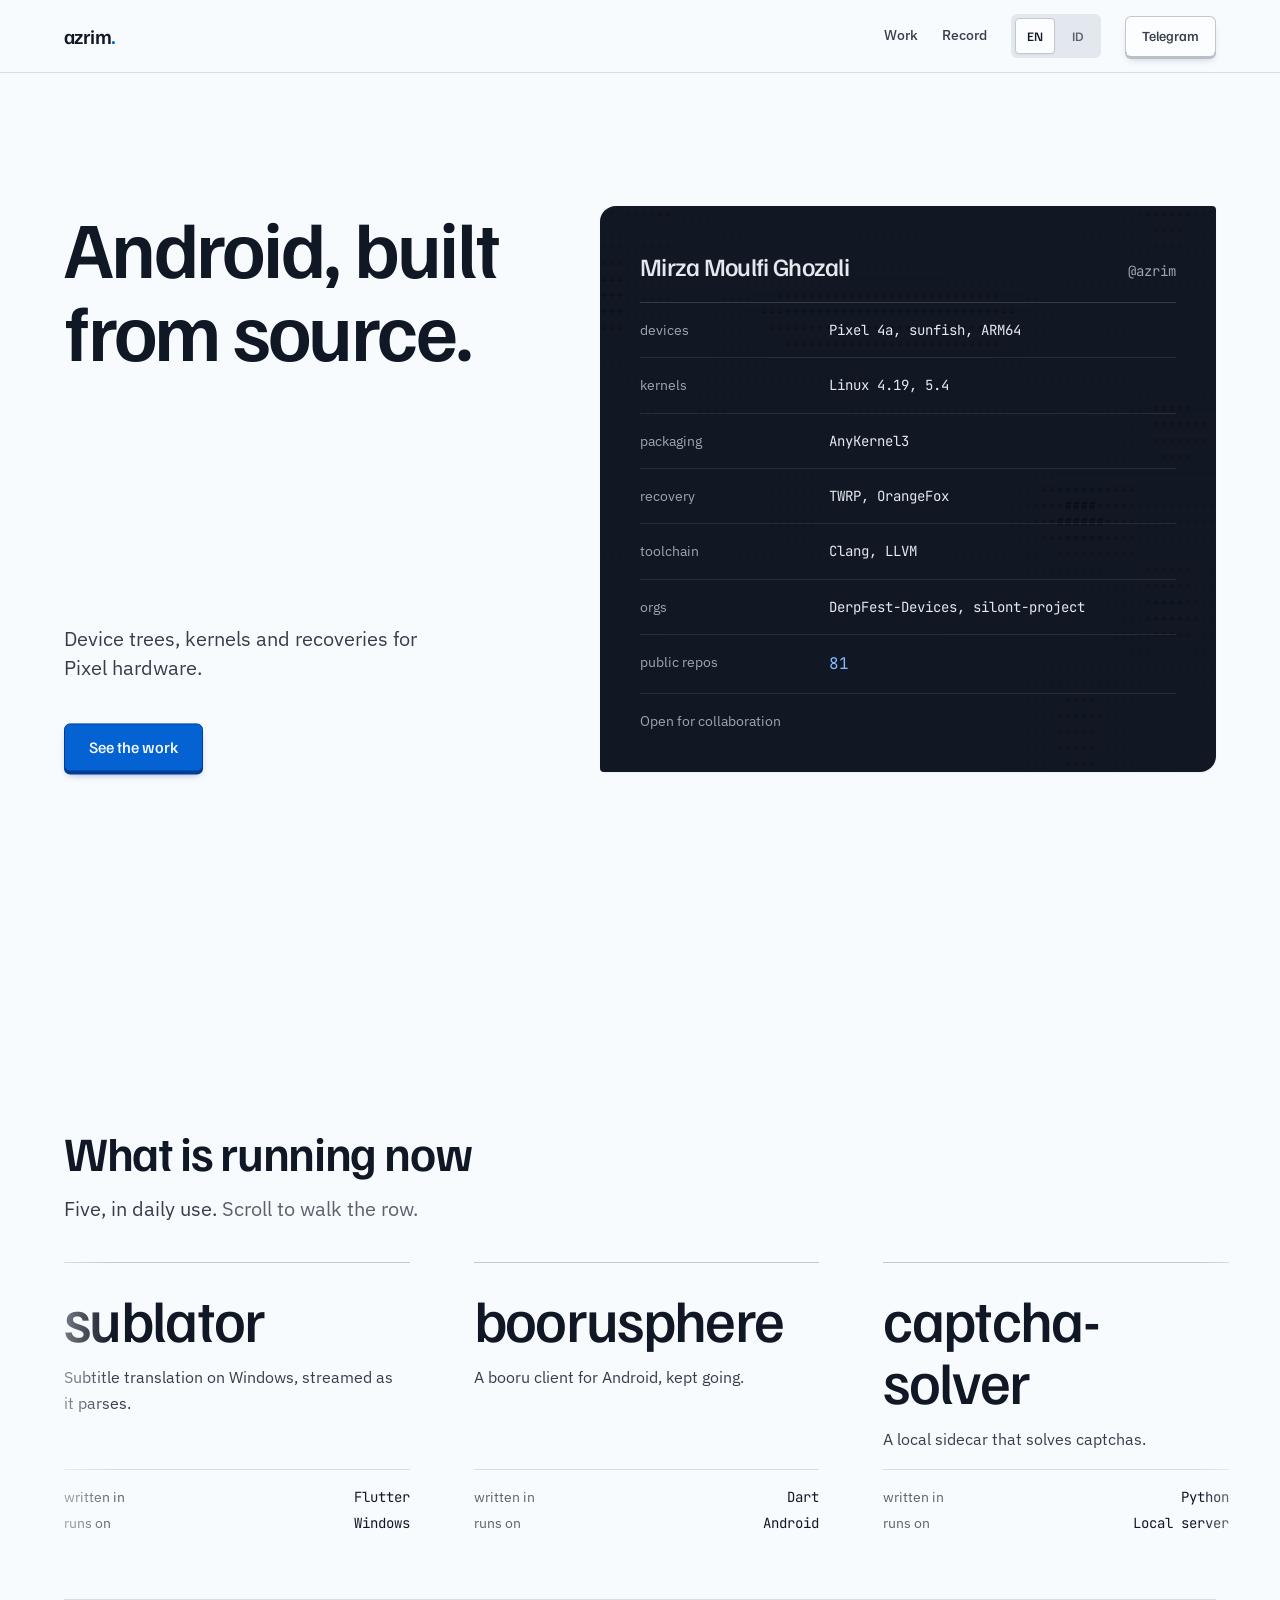
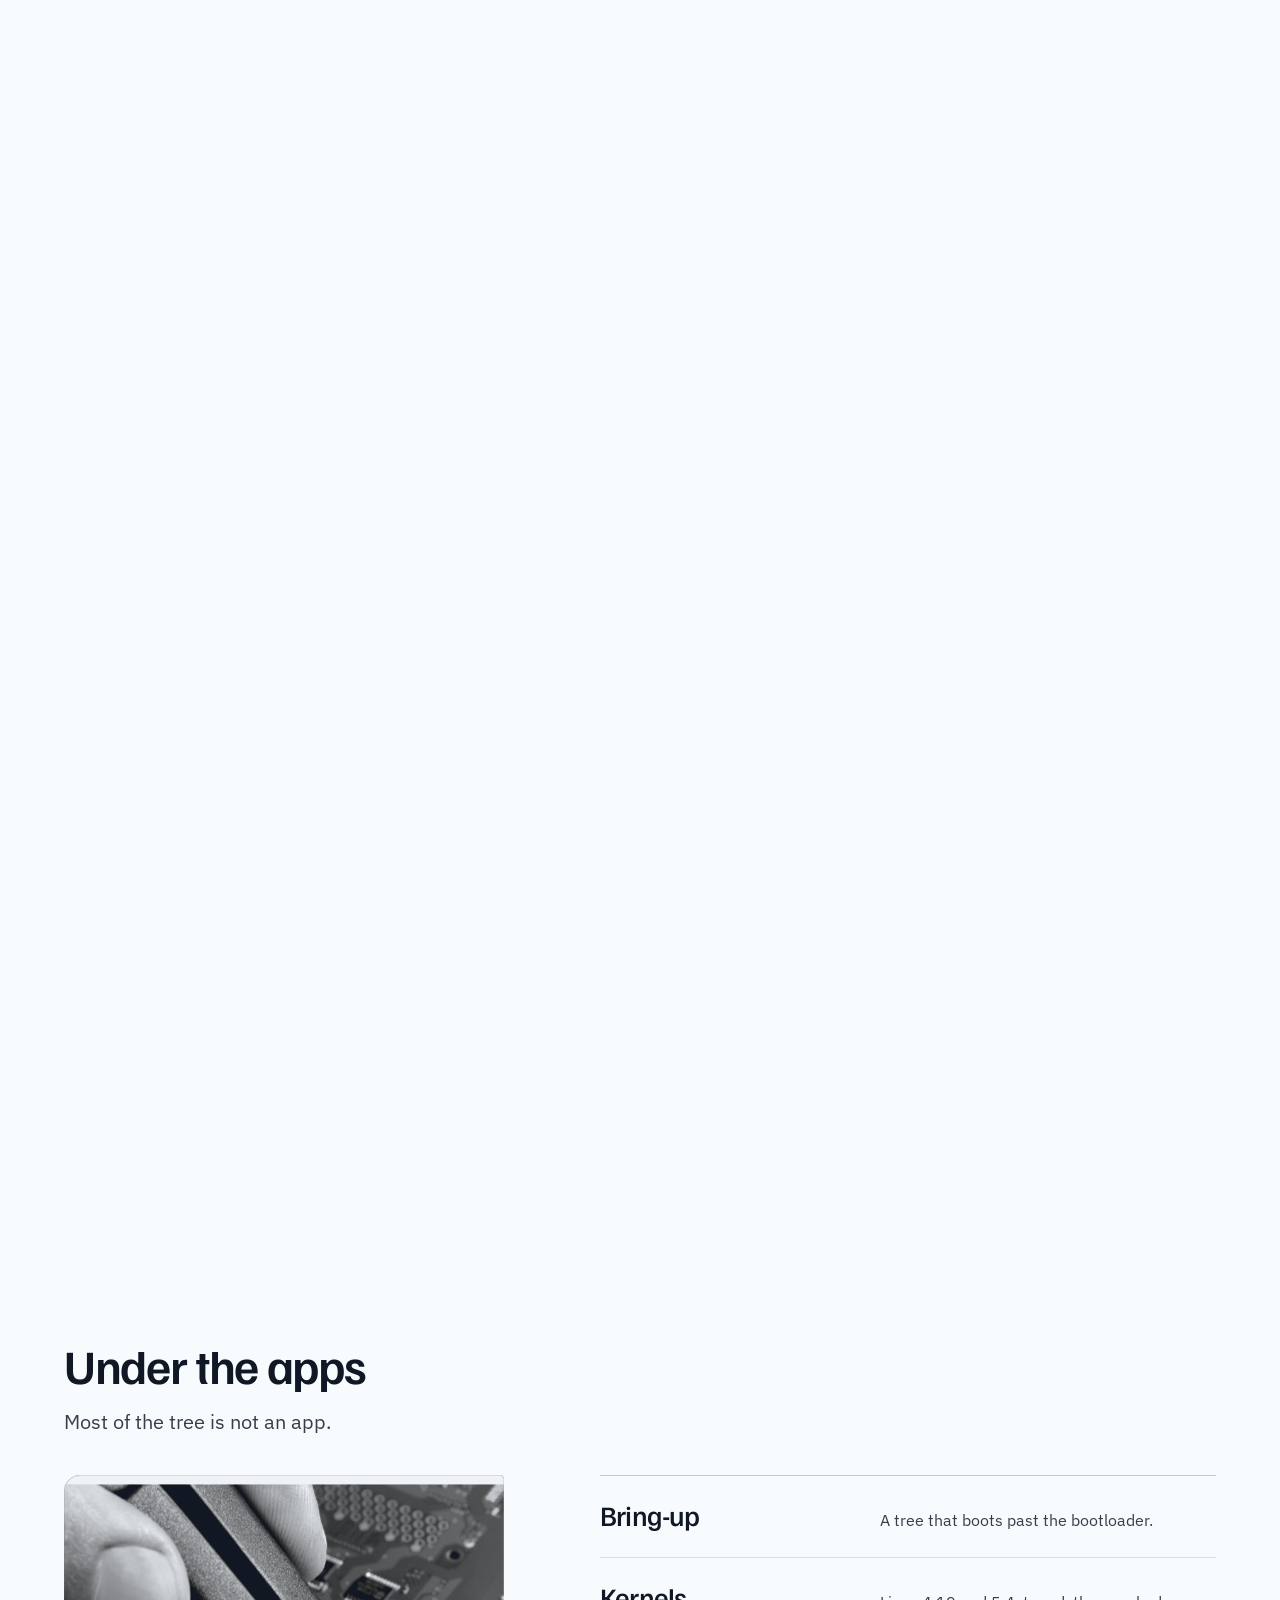
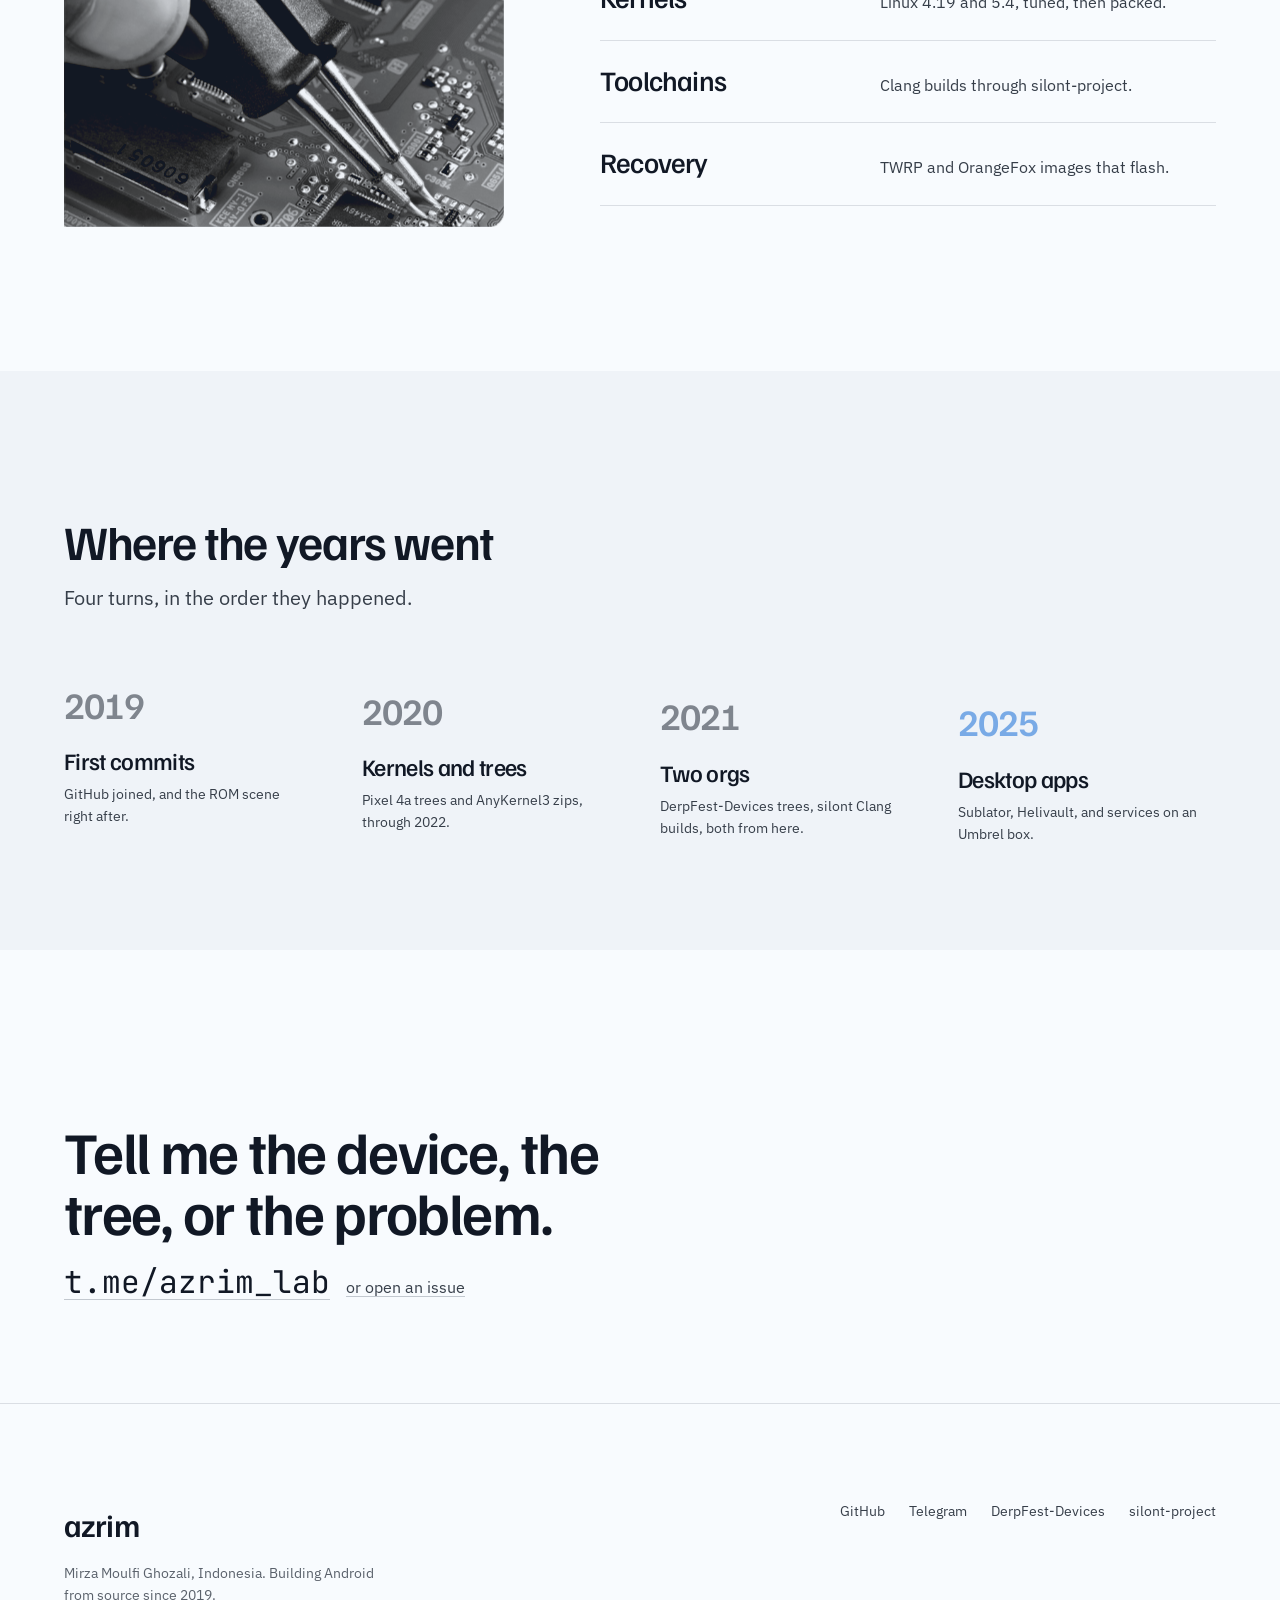
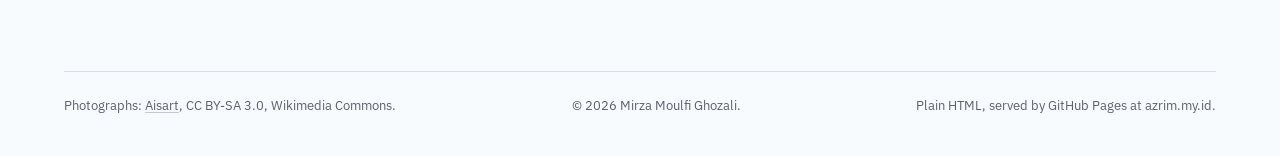
<file: index.html>
<!DOCTYPE html>
<html lang="en">
<head>
<meta charset="utf-8" />
<meta name="viewport" content="width=device-width, initial-scale=1" />
<title>Mirza Moulfi Ghozali builds Android from source</title>
<meta name="description" content="Device trees, kernels, recoveries and desktop tools by Mirza Moulfi Ghozali, published openly on GitHub since 2019." />
<meta name="theme-color" content="#f7fafc" />
<link rel="canonical" href="https://azrim.my.id/" />
<meta property="og:title" content="Mirza Moulfi Ghozali builds Android from source" />
<meta property="og:description" content="Device trees, kernels, recoveries and desktop tools, published openly on GitHub since 2019." />
<meta property="og:type" content="website" />
<meta property="og:url" content="https://azrim.my.id/" />
<meta name="twitter:card" content="summary" />
<link rel="icon" href="data:," />

<link rel="stylesheet" href="styles.css" />

<script>
  document.documentElement.classList.add('js');
  (function () {
    try {
      var lang = localStorage.getItem('azrim-lang');
      if (lang === 'id' || lang === 'en') document.documentElement.lang = lang;
    } catch (e) {}
  })();
</script>

<script type="application/ld+json">
{
  "@context": "https://schema.org",
  "@type": "Person",
  "name": "Mirza Moulfi Ghozali",
  "alternateName": "azrim",
  "url": "https://azrim.my.id/",
  "sameAs": ["https://github.com/azrim", "https://t.me/azrim_lab"],
  "jobTitle": "Android and systems engineer"
}
</script>
</head>
<body>
<a class="skip" href="#main">Skip to the content</a>

<header class="site-head">
  <div class="container head-row">
    <a class="wordmark" href="#top" aria-label="azrim, back to the top">azrim<span class="wordmark-dot">.</span></a>
    <nav class="head-nav" aria-label="Pages">
      <a href="#work">Work</a>
      <a href="#record">Record</a>
      <div class="lang" role="group" aria-label="Language">
        <button type="button" class="lang-key" data-lang-choice="en" aria-pressed="true">EN</button>
        <button type="button" class="lang-key" data-lang-choice="id" aria-pressed="false">ID</button>
      </div>
      <a class="key key-sm" href="https://t.me/azrim_lab">Telegram</a>
    </nav>
  </div>
</header>

<main id="main">
  <section class="hero" id="top" aria-labelledby="hero-title">
    <div class="container hero-grid">
      <div class="hero-copy">
        <h1 id="hero-title">
          <span class="l-en">Android, built from source.</span>
          <span class="l-id">Android, dibangun dari kode sumber.</span>
        </h1>
        <div class="hero-base">
          <p class="lead">
          <span class="l-en">Device trees, kernels and recoveries for Pixel hardware.</span>
          <span class="l-id">Device tree, kernel, dan recovery untuk perangkat Pixel.</span>
          </p>
          <div class="hero-actions">
          <a class="key key-primary" href="#work">
            <span class="l-en">See the work</span>
            <span class="l-id">Lihat karyanya</span>
          </a>
          </div>
        </div>
      </div>

      <div class="card-wrap">
      <figure class="card">
        <canvas class="card-field" id="card-field" aria-hidden="true"></canvas>
        <figcaption class="card-head">
          <span class="card-name">Mirza Moulfi Ghozali</span>
          <span class="card-handle">@azrim</span>
        </figcaption>
        <dl class="spec">
          <div class="spec-row">
            <dt>devices</dt>
            <dd>Pixel 4a, sunfish, ARM64</dd>
          </div>
          <div class="spec-row">
            <dt>kernels</dt>
            <dd>Linux 4.19, 5.4</dd>
          </div>
          <div class="spec-row">
            <dt>packaging</dt>
            <dd>AnyKernel3</dd>
          </div>
          <div class="spec-row">
            <dt>recovery</dt>
            <dd>TWRP, OrangeFox</dd>
          </div>
          <div class="spec-row">
            <dt>toolchain</dt>
            <dd>Clang, LLVM</dd>
          </div>
          <div class="spec-row">
            <dt>orgs</dt>
            <dd>DerpFest-Devices, silont-project</dd>
          </div>
          <div class="spec-row">
            <dt>public repos</dt>
            <dd><span class="figure">81</span></dd>
          </div>
        </dl>
        <p class="card-foot">
          <span class="l-en">Open for collaboration</span>
          <span class="l-id">Terbuka untuk kolaborasi</span>
        </p>
      </figure>
      </div>
    </div>
  </section>

  <section class="section rail" id="work" aria-labelledby="work-title">
    <div class="rail-sticky">
      <div class="container">
        <div class="head-block">
          <h2 id="work-title">
            <span class="l-en">What is running now</span>
            <span class="l-id">Yang berjalan sekarang</span>
          </h2>
          <p class="lead">
            <span class="l-en">Five, in daily use.<span class="hint"> Scroll to walk the row.</span></span>
            <span class="l-id">Lima, yang dipakai tiap hari.<span class="hint"> Gulir untuk menyusurinya.</span></span>
          </p>
        </div>

        <div class="rail-window">
          <ol class="rail-track">
            <li class="rail-card">
              <h3><a href="https://github.com/azrim/sublator">sublator</a></h3>
              <p>
                <span class="l-en">Subtitle translation on Windows, streamed as it parses.</span>
                <span class="l-id">Terjemahan subtitle di Windows, dialirkan saat diproses.</span>
              </p>
              <dl class="rail-facts">
                <div><dt>written in</dt><dd>Flutter</dd></div>
                <div><dt>runs on</dt><dd>Windows</dd></div>
              </dl>
            </li>
            <li class="rail-card">
              <h3><a href="https://github.com/azrim/boorusphere">boorusphere</a></h3>
              <p>
                <span class="l-en">A booru client for Android, kept going.</span>
                <span class="l-id">Klien booru untuk Android, tetap dirawat.</span>
              </p>
              <dl class="rail-facts">
                <div><dt>written in</dt><dd>Dart</dd></div>
                <div><dt>runs on</dt><dd>Android</dd></div>
              </dl>
            </li>
            <li class="rail-card">
              <h3><a href="https://github.com/azrim/captcha-solver">captcha-solver</a></h3>
              <p>
                <span class="l-en">A local sidecar that solves captchas.</span>
                <span class="l-id">Sidecar lokal pemecah captcha.</span>
              </p>
              <dl class="rail-facts">
                <div><dt>written in</dt><dd>Python</dd></div>
                <div><dt>runs on</dt><dd>Local server</dd></div>
              </dl>
            </li>
            <li class="rail-card">
              <h3><a href="https://github.com/azrim/email-vault-panel">email-vault-panel</a></h3>
              <p>
                <span class="l-en">Alias management for an Umbrel email vault.</span>
                <span class="l-id">Pengelola alias email vault di Umbrel.</span>
              </p>
              <dl class="rail-facts">
                <div><dt>written in</dt><dd>Python</dd></div>
                <div><dt>runs on</dt><dd>Umbrel</dd></div>
              </dl>
            </li>
            <li class="rail-card">
              <h3><a href="https://github.com/azrim/helivault-gate">helivault-gate</a></h3>
              <p>
                <span class="l-en">A portal for the Helivault contracts.</span>
                <span class="l-id">Portal untuk kontrak Helivault.</span>
              </p>
              <dl class="rail-facts">
                <div><dt>written in</dt><dd>TypeScript</dd></div>
                <div><dt>runs on</dt><dd>Vercel</dd></div>
              </dl>
            </li>
            <li class="rail-card rail-more">
              <h3>
                <a href="https://github.com/azrim?tab=repositories">
                  <span class="l-en">More on GitHub</span>
                  <span class="l-id">Lainnya di GitHub</span>
                </a>
              </h3>
              <p>
                <span class="l-en">Kernels, device trees and the tools around them.</span>
                <span class="l-id">Kernel, device tree, dan alat pendukungnya.</span>
              </p>
            </li>
          </ol>
        </div>

        <div class="rail-progress" aria-hidden="true"><span id="rail-bar"></span></div>
      </div>
    </div>
  </section>

  <section class="section" id="focus" aria-labelledby="focus-title">
    <div class="container">
      <div class="head-block">
        <h2 id="focus-title">
          <span class="l-en">Under the apps</span>
          <span class="l-id">Di balik aplikasi</span>
        </h2>
        <p class="lead">
          <span class="l-en">Most of the tree is not an app.</span>
          <span class="l-id">Sebagian besar pohon kerja bukan aplikasi.</span>
        </p>
      </div>

      <div class="split">
      <figure class="shot" data-slot="bench" data-alt="Your own bench, or the device the trees are for">
        <img src="assets/soldering-a-0805-1920.jpg" width="1920" height="1277" loading="lazy"
             alt="Tweezers placing a small part on a green circuit board, close up" />
      </figure>

      <ul class="rows">
        <li>
          <h3>Bring-up</h3>
          <p>
            <span class="l-en">A tree that boots past the bootloader.</span>
            <span class="l-id">Tree yang lolos dari bootloader.</span>
          </p>
        </li>
        <li>
          <h3>Kernels</h3>
          <p>
            <span class="l-en">Linux 4.19 and 5.4, tuned, then packed.</span>
            <span class="l-id">Linux 4.19 dan 5.4, disetel, lalu dikemas.</span>
          </p>
        </li>
        <li>
          <h3>Toolchains</h3>
          <p>
            <span class="l-en">Clang builds through silont-project.</span>
            <span class="l-id">Build Clang lewat silont-project.</span>
          </p>
        </li>
        <li>
          <h3>Recovery</h3>
          <p>
            <span class="l-en">TWRP and OrangeFox images that flash.</span>
            <span class="l-id">Image TWRP dan OrangeFox siap flash.</span>
          </p>
        </li>
      </ul>
      </div>
    </div>
  </section>

  <section class="section band" id="record" aria-labelledby="record-title">
    <div class="container">
      <div class="head-block">
        <h2 id="record-title">
          <span class="l-en">Where the years went</span>
          <span class="l-id">Ke mana tahun-tahun itu pergi</span>
        </h2>
        <p class="lead">
          <span class="l-en">Four turns, in the order they happened.</span>
          <span class="l-id">Empat babak, sesuai urutan kejadiannya.</span>
        </p>
      </div>

      <ol class="ruler">
        <li>
          <span class="year">2019</span>
          <h3>
            <span class="l-en">First commits</span>
            <span class="l-id">Komit pertama</span>
          </h3>
          <p>
            <span class="l-en">GitHub joined, and the ROM scene right after.</span>
            <span class="l-id">Mulai di GitHub, lalu langsung ke komunitas ROM.</span>
          </p>
        </li>
        <li>
          <span class="year">2020</span>
          <h3>
            <span class="l-en">Kernels and trees</span>
            <span class="l-id">Kernel dan device tree</span>
          </h3>
          <p>
            <span class="l-en">Pixel 4a trees and AnyKernel3 zips, through 2022.</span>
            <span class="l-id">Tree Pixel 4a dan zip AnyKernel3, sampai 2022.</span>
          </p>
        </li>
        <li>
          <span class="year">2021</span>
          <h3>
            <span class="l-en">Two orgs</span>
            <span class="l-id">Dua organisasi</span>
          </h3>
          <p>
            <span class="l-en">DerpFest-Devices trees, silont Clang builds, both from here.</span>
            <span class="l-id">Tree DerpFest-Devices dan build Clang silont, mulai dari sini.</span>
          </p>
        </li>
        <li class="now">
          <span class="year">2025</span>
          <h3>
            <span class="l-en">Desktop apps</span>
            <span class="l-id">Aplikasi desktop</span>
          </h3>
          <p>
            <span class="l-en">Sublator, Helivault, and services on an Umbrel box.</span>
            <span class="l-id">Sublator, Helivault, dan layanan di kotak Umbrel.</span>
          </p>
        </li>
      </ol>
    </div>
  </section>

  <section class="section close" id="contact" aria-labelledby="close-title">
    <div class="container">
      <h2 id="close-title">
        <span class="l-en">Tell me the device, the tree, or the problem.</span>
        <span class="l-id">Sebutkan perangkatnya, tree-nya, atau masalahnya.</span>
      </h2>
      <p class="close-row">
        <a class="address" href="https://t.me/azrim_lab">t.me/azrim_lab</a>
        <a class="close-link" href="https://github.com/azrim">
          <span class="l-en">or open an issue</span>
          <span class="l-id">atau buka issue</span>
        </a>
      </p>
    </div>
  </section>
</main>

<footer class="site-foot">
  <div class="container foot-grid">
    <div class="foot-id">
      <p class="foot-word">azrim</p>
      <p class="foot-line">
        <span class="l-en">Mirza Moulfi Ghozali, Indonesia. Building Android from source since 2019.</span>
        <span class="l-id">Mirza Moulfi Ghozali, Indonesia. Membangun Android dari kode sumber sejak 2019.</span>
      </p>
    </div>
    <ul class="foot-links" aria-label="Elsewhere">
      <li><a href="https://github.com/azrim">GitHub</a></li>
      <li><a href="https://t.me/azrim_lab">Telegram</a></li>
      <li><a href="https://github.com/DerpFest-Devices">DerpFest-Devices</a></li>
      <li><a href="https://github.com/silont-project">silont-project</a></li>
    </ul>
  </div>
  <div class="container">
    <p class="legal" data-credits>
      <span>Photographs: <a href="https://commons.wikimedia.org/wiki/File:Soldering_a_0805.jpg">Aisart</a>, CC BY-SA 3.0, Wikimedia Commons.</span>
      <span>&copy; <span id="year">2026</span> Mirza Moulfi Ghozali.</span>
      <span>Plain HTML, served by GitHub Pages at azrim.my.id.</span>
    </p>
  </div>
</footer>

<script src="script.js"></script>
<script>
  window.hallmarkSlots = (m) => { for (const [k, v] of Object.entries(m)) { const s = document.querySelector('[data-slot="' + k + '"]'); if (!s) continue; const im = new Image(); im.src = typeof v === 'string' ? v : v.src; im.alt = (typeof v === 'object' && v.alt) || s.dataset.alt || ''; s.querySelectorAll(':scope > img').forEach((o) => o.remove()); s.prepend(im); } };
  document.querySelectorAll('[data-slot] img').forEach((i) => { if (i.complete && !i.naturalWidth) i.remove(); else i.addEventListener('error', () => i.remove(), { once: true }); });
</script>
</body>
</html>
</file>
<file: styles.css>
/* Hallmark · shape: Dossier Ledger · genre: modern-minimal · theme: Cobalt (deal 2/3, seed personal-portfolio-android-kernel-a6cc·7bc7c119·2026-11-02·r0) · job: hire · draw: 3d7c5d
 * hero: Stage · nav: edge-aligned · footer: letter close · imagery: none, no photograph exists of the person · signature: the spec sheet standing where a portrait would go
 * axes: light/grotesk-sans/cool · posture: restrained · contrast: pass · fold: pass · v2.0.0 */
/* Hallmark · pre-emit critique: P5 H5 E4 S5 R4 V5 · weakest: E, the spec card first ran to ten rows and pushed the hero past the fold at 1280 x 800; cut to seven and the hero sits still */
/* Hallmark · waive 26b · no aria-disabled anywhere in the markup · the only buttons are the EN and ID keys and the Telegram key, none of them can be disabled */
/* Hallmark · dismissed 58 · every string is written twice for the EN and ID keys, so the source counts double; one language runs 175 words, and its densest window is the five row ledger at 84 */
/* Hallmark · dismissed 25 · the rail cards and the ruler entries are one-sentence captions of 30 to 34ch, inside the 28ch caption allowance */
/* Hallmark · dismissed 77 · the 404 is one screen by nature: a header, one message and a way back, not a landing page */

@font-face { font-family: "Familjen Grotesk"; src: url("fonts/familjen-grotesk-var.woff2") format("woff2"); font-weight: 500 600; font-style: normal; font-display: swap; }
@font-face { font-family: "IBM Plex Sans"; src: url("fonts/ibm-plex-sans-var.woff2") format("woff2"); font-weight: 400 500; font-style: normal; font-display: swap; }
@font-face { font-family: "JetBrains Mono"; src: url("fonts/jetbrains-mono-var.woff2") format("woff2"); font-weight: 400 600; font-style: normal; font-display: swap; }

:root {
  color-scheme: light;
  --space-3xs: 2px; --space-2xs: 4px; --space-xs: 8px; --space-sm: 12px; --space-md: 16px; --space-lg: 24px; --space-xl: 40px; --space-2xl: 64px; --space-3xl: 96px; --space-4xl: 144px;
  --text-xs: 0.8125rem; --text-sm: 0.875rem; --text-md: 1rem; --text-lg: 1.25rem; --text-xl: 1.5625rem; --text-2xl: 1.953rem; --text-3xl: 2.441rem;
  --text-display-s: clamp(2.25rem, 4vw + 0.5rem, 3.75rem); --text-display: clamp(2.75rem, 5vw + 1rem, 5.25rem);
  --text-section: clamp(2rem, 2.5vw + 1rem, 3.5rem); --text-title: clamp(1.25rem, 0.75vw + 0.875rem, 1.625rem); --text-lead: clamp(1.125rem, 0.35vw + 1rem, 1.375rem);
  --ease-out: cubic-bezier(0.16, 1, 0.3, 1); --ease-in: cubic-bezier(0.7, 0, 0.84, 0); --ease-in-out: cubic-bezier(0.65, 0, 0.35, 1);
  --dur-micro: 120ms; --dur-short: 220ms; --dur-long: 420ms;
  --color-error: oklch(52% 0.19 27); --color-success: oklch(50% 0.12 150);
  --container: 1440px; --gutter: 64px; --gap-columns: 32px; --section-gap-s: 120px; --section-gap: 144px; --section-gap-l: 176px;
  --z-base: 1; --z-raised: 10; --z-dropdown: 100; --z-sticky: 200; --z-sticky-nav: 300; --z-modal: 400; --z-toast: 500; --z-tooltip: 600;
  --color-paper: oklch(98.6% 0.005 250); --color-paper-2: oklch(96.2% 0.008 252); --color-paper-3: oklch(93% 0.011 252);
  --color-ink: oklch(21% 0.028 262); --color-ink-2: oklch(36% 0.022 260); --color-muted: oklch(49% 0.018 258);
  --color-rule: oklch(90% 0.009 252); --color-rule-2: oklch(83% 0.012 252);
  --color-graphite: oklch(21% 0.024 262); --color-graphite-2: oklch(26.5% 0.026 262); --color-graphite-ink: oklch(93% 0.010 250); --color-graphite-muted: oklch(72% 0.022 256);
  --color-accent: oklch(52% 0.19 258); --color-accent-2: oklch(78% 0.12 254); --color-accent-wash: oklch(95% 0.028 256); --color-accent-ink: oklch(98.6% 0.005 250); --color-focus: oklch(52% 0.19 258);
  --color-accent-deep: oklch(43% 0.2 262); --color-accent-edge: oklch(39% 0.16 260);
  --color-key-face: oklch(99.4% 0.003 250); --color-key-edge: oklch(80% 0.016 254);
  --font-display: "Familjen Grotesk", system-ui, sans-serif; --font-body: "IBM Plex Sans", system-ui, sans-serif;
  --font-outlier: "JetBrains Mono", ui-monospace, monospace;
  --radius-card: 8px; --radius-input: 6px;
  --cut-l: 16px;
  --rule-hair: 1px; --shadow-card: 0 1px 2px oklch(21% 0.028 262 / 0.06);
  --shadow-key: 0 3px 0 0 var(--color-key-edge), 0 6px 8px -4px oklch(21% 0.028 262 / 0.28);
  --shadow-key-accent: 0 3px 0 0 var(--color-accent-edge), 0 6px 8px -4px oklch(30% 0.12 260 / 0.45);
  --shadow-key-press: inset 0 1px 2px oklch(21% 0.028 262 / 0.14);
  --tracking-display: -0.028em; --display-weight: 600;
}

*, *::before, *::after { box-sizing: border-box; }
html, body { overflow-x: clip; }
html { scrollbar-color: var(--color-muted) var(--color-paper); scroll-padding-top: var(--space-3xl); }
body {
  margin: 0; background: var(--color-paper); color: var(--color-ink);
  font-family: var(--font-body); font-size: var(--text-md); line-height: 1.6;
  -webkit-font-smoothing: antialiased; caret-color: var(--color-accent);
}
::selection { background: color-mix(in oklab, var(--color-accent) 20%, transparent); color: var(--color-ink); }
:focus-visible { outline: 2px solid var(--color-focus); outline-offset: 2px; }
a { color: inherit; text-decoration-thickness: 1px; text-underline-offset: 0.18em; text-decoration-color: var(--color-rule-2); }
a:hover { text-decoration-color: var(--color-accent); }
h1, h2, h3 { margin: 0; font-family: var(--font-display); font-weight: var(--display-weight); font-synthesis: none; letter-spacing: var(--tracking-display); line-height: 1.04; overflow-wrap: break-word; min-width: 0; text-wrap: balance; }
h1 { max-width: 18ch; font-size: var(--text-display); }
h2 { max-width: 26ch; font-size: var(--text-section); }
h3 { max-width: 32ch; font-size: var(--text-title); line-height: 1.2; font-weight: 500; }
p { margin: 0; text-wrap: pretty; max-width: 60ch; }
ul, ol, dl, dd { margin: 0; padding: 0; }
li { list-style: none; }
img { max-width: 100%; height: auto; display: block; }
button { font: inherit; }
.container { width: 100%; max-width: var(--container); margin-inline: auto; padding-inline: var(--gutter); }
.visually-hidden { position: absolute; width: 1px; height: 1px; overflow: hidden; clip-path: inset(50%); white-space: nowrap; }
.figure, .year { font-variant-numeric: tabular-nums; }
.lead { font-size: var(--text-lead); line-height: 1.45; max-width: 34ch; color: var(--color-ink-2); }

html[lang="id"] .l-en, html[lang="en"] .l-id { display: none; }

.skip {
  position: absolute; left: var(--space-md); top: var(--space-md); z-index: var(--z-toast);
  padding: var(--space-sm) var(--space-lg); background: var(--color-ink); color: var(--color-paper);
  border-radius: var(--radius-input); transform: translateY(-200%);
}
.skip:focus-visible { transform: translateY(0); }

/* keys */
.key {
  display: inline-flex; align-items: center; justify-content: center; gap: var(--space-xs);
  min-height: 48px; padding-inline: var(--space-lg);
  border: var(--rule-hair) solid var(--color-rule-2); border-radius: var(--radius-input);
  background: var(--color-key-face); color: var(--color-ink); text-decoration: none;
  font: 500 var(--text-md)/1 var(--font-display);
  box-shadow: var(--shadow-key);
  transition: transform var(--dur-micro) var(--ease-out), background-color var(--dur-micro) var(--ease-out);
}
.key:hover { transform: translateY(-1px); background: var(--color-paper); }
.key:active { transform: translateY(3px); box-shadow: var(--shadow-key-press); }
.key-primary { background: var(--color-accent); border-color: var(--color-accent-edge); color: var(--color-accent-ink); box-shadow: var(--shadow-key-accent); }
.key-primary:hover { background: var(--color-accent-deep); }
.key-sm { min-height: 40px; padding-inline: var(--space-md); font-size: var(--text-sm); }

/* head */
.site-head { border-bottom: var(--rule-hair) solid var(--color-rule); }
.head-row { display: flex; align-items: center; justify-content: space-between; gap: var(--space-lg); min-height: 72px; }
.wordmark { font-family: var(--font-display); font-weight: 600; font-size: var(--text-lg); letter-spacing: var(--tracking-display); text-decoration: none; }
.wordmark-dot { color: var(--color-accent); }
.head-nav { display: flex; align-items: center; gap: var(--space-lg); }
.head-nav > a {
  font-size: var(--text-sm); font-weight: 500; color: var(--color-ink-2); text-decoration: none;
  padding-block: var(--space-2xs); border-bottom: var(--rule-hair) solid transparent;
  transition: color var(--dur-micro) var(--ease-out), border-color var(--dur-micro) var(--ease-out);
}
.head-nav > a:hover { color: var(--color-ink); border-bottom-color: var(--color-accent); }
.lang { display: flex; padding: var(--space-2xs); gap: var(--space-3xs); background: var(--color-paper-3); border-radius: var(--radius-input); }
.lang-key {
  min-height: 36px; min-width: 40px; padding-inline: var(--space-xs);
  border: var(--rule-hair) solid transparent; border-radius: var(--space-2xs);
  background: transparent; color: var(--color-muted); cursor: pointer;
  font: 500 var(--text-xs)/1 var(--font-display);
  transition: color var(--dur-micro) var(--ease-out), background-color var(--dur-micro) var(--ease-out);
}
.lang-key:hover { color: var(--color-ink); }
.lang-key[aria-pressed="true"] { background: var(--color-key-face); border-color: var(--color-rule-2); color: var(--color-ink); box-shadow: var(--shadow-card); }

/* hero */
.hero { display: flex; align-items: center; min-height: calc(100svh - 4.5rem); padding-block: var(--space-2xl); }
.hero-grid {
  display: grid; grid-template-columns: minmax(0, 5fr) minmax(0, 7fr);
  gap: var(--space-3xl); align-items: center;
  perspective: 1400px;
}
.card-wrap { min-width: 0; }
.hero-copy { display: flex; flex-direction: column; align-self: stretch; }
.hero-base { margin-top: auto; }
.hero-copy .lead { max-width: 30ch; }
.hero-actions { display: flex; flex-wrap: wrap; gap: var(--space-sm); margin-top: auto; padding-top: var(--space-xl); }

.card {
  position: relative; margin: 0;
  background: var(--color-graphite); color: var(--color-graphite-ink);
  border-radius: var(--cut-l) 4px var(--cut-l) 4px;
  padding: var(--space-xl);
  box-shadow: var(--shadow-card);
}
@supports (corner-shape: bevel) {
  .card { corner-shape: bevel round bevel round; }
  .lang, .lang-key { corner-shape: bevel round bevel round; }
}
.card-head { display: flex; align-items: baseline; justify-content: space-between; gap: var(--space-md); padding-bottom: var(--space-md); }
.card-name { font-family: var(--font-display); font-weight: 500; font-size: var(--text-xl); letter-spacing: var(--tracking-display); }
.card-handle { font-family: var(--font-outlier); font-size: var(--text-sm); color: var(--color-graphite-muted); }
.spec { border-top: var(--rule-hair) solid color-mix(in oklab, var(--color-graphite-ink) 16%, transparent); }
.spec-row {
  display: grid; grid-template-columns: minmax(0, 4fr) minmax(0, 8fr); gap: var(--space-md);
  padding-block: var(--space-md);
  border-bottom: var(--rule-hair) solid color-mix(in oklab, var(--color-graphite-ink) 10%, transparent);
}
.spec dt { font-size: var(--text-sm); color: var(--color-graphite-muted); }
.spec dd { font-family: var(--font-outlier); font-size: var(--text-sm); color: var(--color-graphite-ink); font-variant-numeric: tabular-nums; }
.spec .figure { font-size: var(--text-md); color: var(--color-accent-2); }
.card-foot { margin-top: var(--space-md); font-size: var(--text-sm); color: var(--color-graphite-muted); }

/* sections */
.section { padding-block-end: var(--section-gap-l); }
.band { background: var(--color-paper-2); padding-block: var(--section-gap-s); }
.head-block { max-width: 58rem; }
.head-block .lead { margin-top: var(--space-md); }

#work { padding-block: 0 var(--section-gap-s); }
#focus { padding-block: 0 var(--section-gap); }
#contact { padding-block: var(--section-gap) var(--space-3xl); }

/* work: a rail that slides sideways while the section holds */
.rail { padding-block: 0; }
.rail-sticky {
  position: sticky; top: 0;
  min-height: 100svh;
  display: flex; align-items: center;
  overflow: clip;
  padding-block: var(--space-3xl);
}
.rail-window {
  margin-top: var(--space-2xl);
  margin-inline: calc(var(--gutter) * -1);
  padding-inline: var(--gutter);
  overflow: clip;
  -webkit-mask-image: linear-gradient(90deg, transparent, black 7rem, black calc(100% - 5rem), transparent);
  mask-image: linear-gradient(90deg, transparent, black 7rem, black calc(100% - 5rem), transparent);
}
.rail-track { display: flex; gap: var(--space-2xl); }
.rail-card {
  flex: 0 0 clamp(18rem, 27vw, 28rem);
  display: flex; flex-direction: column; gap: var(--space-md);
  padding-top: var(--space-lg);
  border-top: var(--rule-hair) solid var(--color-rule-2);
}
.rail-card h3 { font-size: var(--text-display-s); font-weight: 500; line-height: 1.05; }
.rail-card h3 a { text-decoration: none; }
.rail-card h3 a:hover { text-decoration: underline; text-decoration-color: var(--color-accent); }
.rail-card p { color: var(--color-ink-2); max-width: 34ch; }
.rail-facts { display: grid; gap: var(--space-2xs); margin-top: auto; padding-top: var(--space-md); border-top: var(--rule-hair) solid var(--color-rule); }
.rail-facts div { display: flex; justify-content: space-between; gap: var(--space-md); font-size: var(--text-sm); }
.rail-facts dt { color: var(--color-muted); }
.rail-facts dd { font-family: var(--font-outlier); font-variant-numeric: tabular-nums; }
.rail-more { border-top-color: var(--color-accent); }
.hint { color: var(--color-muted); }
.rail-progress { margin-top: var(--space-2xl); height: var(--rule-hair); background: var(--color-rule); }
.rail-progress span { display: block; height: var(--rule-hair); background: var(--color-accent); transform: scaleX(0); transform-origin: left center; }

/* focus split */
.split { display: grid; grid-template-columns: minmax(0, 5fr) minmax(0, 7fr); gap: var(--space-3xl); align-items: start; margin-top: var(--space-2xl); }
.rows { border-top: var(--rule-hair) solid var(--color-rule-2); }
.rows li { display: grid; grid-template-columns: minmax(0, 5fr) minmax(0, 7fr); gap: var(--space-xl); align-items: baseline; padding-block: var(--space-lg); border-bottom: var(--rule-hair) solid var(--color-rule); }
.rows h3 { font-size: clamp(1.75rem, 2.2vw, 2.5rem); line-height: 1.05; }
.rows p { color: var(--color-ink-2); }

/* the bench photograph: one picture, in the theme's duotone */
.split .shot { align-self: start; }
.shot {
  position: relative; margin: 0; overflow: hidden;
  aspect-ratio: 5 / 4;
  border-radius: var(--cut-l) 4px var(--cut-l) 4px;
  background: var(--color-paper-2);
}
@supports (corner-shape: bevel) { .shot { corner-shape: bevel round bevel round; } }
.shot > img { position: absolute; inset: 0; width: 100%; height: 100%; object-fit: cover; object-position: 50% 58%; }
.shot:has(> img) { isolation: isolate; outline: var(--rule-hair) solid color-mix(in oklab, var(--color-ink) 10%, transparent); outline-offset: -1px; }
.shot > img { z-index: 0; filter: grayscale(1) contrast(1.12); mix-blend-mode: multiply; }
.shot:has(> img)::before {
  content: ""; position: absolute; inset: 0; z-index: 1;
  background: var(--color-graphite); mix-blend-mode: lighten; pointer-events: none;
}

/* ruler */
.ruler {
  display: grid; grid-template-columns: repeat(4, minmax(0, 1fr)); gap: var(--space-xl);
  margin-top: var(--space-2xl);
}
.ruler li { position: relative; padding-block: 0 var(--space-lg); --k: 1; }
.ruler li.now .year { color: var(--color-accent); }
.year {
  display: block; font-family: var(--font-display); font-weight: 600;
  font-size: var(--text-3xl); letter-spacing: var(--tracking-display); color: var(--color-ink);
  transform: scale(calc(0.96 + var(--k, 1) * 0.06)); transform-origin: left bottom;
  opacity: calc(0.5 + var(--k, 1) * 0.5);
}
.ruler h3 { margin-top: var(--space-sm); }
.ruler p { margin-top: var(--space-xs); color: var(--color-ink-2); font-size: var(--text-sm); max-width: 30ch; }

/* close */
.close h2 { font-size: var(--text-display-s); max-width: 22ch; }
.close-row { display: flex; flex-wrap: wrap; align-items: baseline; gap: var(--space-md); margin-top: var(--space-xl); }
.address {
  font-family: var(--font-outlier); font-size: var(--text-2xl); color: var(--color-ink);
  text-decoration: underline; text-decoration-color: var(--color-rule-2); text-decoration-thickness: 1px;
}
.address:hover { text-decoration-color: var(--color-accent); }
.close-link { font-size: var(--text-md); color: var(--color-ink-2); }

/* footer */
.site-foot { border-top: var(--rule-hair) solid var(--color-rule); padding-block: var(--space-3xl) var(--space-xl); }
.foot-grid { display: grid; grid-template-columns: minmax(0, 7fr) minmax(0, 5fr); gap: var(--space-3xl); align-items: start; }
.foot-word { font-family: var(--font-display); font-weight: 600; font-size: var(--text-2xl); letter-spacing: var(--tracking-display); }
.foot-line { margin-top: var(--space-sm); color: var(--color-muted); font-size: var(--text-sm); max-width: 40ch; }
.foot-links { display: flex; flex-wrap: wrap; gap: var(--space-lg); justify-content: flex-end; font-size: var(--text-sm); }
.foot-links a { color: var(--color-ink-2); text-decoration: none; }
.foot-links a:hover { color: var(--color-ink); text-decoration: underline; text-decoration-color: var(--color-accent); }
.legal {
  display: flex; flex-wrap: wrap; gap: var(--space-md); justify-content: space-between; max-width: none;
  margin-top: var(--space-2xl); padding-top: var(--space-lg);
  border-top: var(--rule-hair) solid var(--color-rule); color: var(--color-muted); font-size: var(--text-xs);
}

@media (max-width: 70rem) {
  .hero-grid { gap: var(--space-2xl); }
  .split { grid-template-columns: minmax(0, 1fr); gap: var(--space-2xl); }
  .shot { aspect-ratio: 16 / 9; }
  .foot-grid { grid-template-columns: minmax(0, 1fr); gap: var(--space-xl); }
  .foot-links { justify-content: flex-start; }
}

@media (max-width: 56rem), (prefers-reduced-motion: reduce) {
  .hint { display: none; }
  .rail { padding-block: 0 var(--section-gap-s); }
  .rail-sticky { position: static; min-height: 0; overflow: visible; padding-block: 0; }
  .rail-window { overflow: visible; }
  .rail-track { flex-direction: column; gap: var(--space-xl); }
  .rail-card { flex: none; }
  .rail-progress { display: none; }
}

@media (max-width: 60rem) {
  :root { --gutter: 24px; --section-gap-s: 80px; --section-gap: 96px; --section-gap-l: 120px; --space-4xl: 96px; }
  .head-nav > a { display: none; }
  .hero { min-height: 0; padding-block: var(--space-xl) var(--space-3xl); }
  .hero-grid { grid-template-columns: minmax(0, 1fr); gap: var(--space-2xl); }
  .card { padding: var(--space-lg); }
  .hero-copy .lead, .lead { max-width: 44ch; }
  .ruler { grid-template-columns: repeat(2, minmax(0, 1fr)); gap: var(--space-lg) var(--space-xl); }
  .rows li { grid-template-columns: minmax(0, 1fr); gap: var(--space-xs); }
  .close h2 { font-size: var(--text-section); }
}

@media (max-width: 40rem) {
  :root { --gutter: 16px; --section-gap-s: 56px; --section-gap: 72px; --section-gap-l: 96px; --gap-columns: 16px; }
  .head-nav { gap: var(--space-sm); }
  .hero-actions { flex-direction: column; align-items: stretch; }
  .shot { aspect-ratio: 4 / 3; }
  .ruler { grid-template-columns: minmax(0, 1fr); gap: 0; }
  .ruler li { border-top: var(--rule-hair) solid var(--color-rule-2); padding-block: var(--space-lg); }
  .ruler li:first-child { border-top: 0; padding-top: 0; }
  .spec-row { grid-template-columns: minmax(0, 1fr); gap: var(--space-3xs); }
  .legal { flex-direction: column; gap: var(--space-xs); }
}

@media (prefers-reduced-motion: reduce) {
  *, *::before, *::after { animation-duration: 0.01ms !important; animation-iteration-count: 1 !important; transition-duration: 0.01ms !important; scroll-behavior: auto !important; }
}

/* the one page that is not the front page */
.notfound { padding-block: var(--space-4xl) var(--space-3xl); }
.notfound-code { font-family: var(--font-display); font-weight: 600; font-size: var(--text-display); letter-spacing: var(--tracking-display); line-height: 1; color: var(--color-ink); }
.notfound h1 { margin-top: var(--space-sm); font-size: var(--text-display-s); max-width: 20ch; }
.notfound-row { margin-top: var(--space-lg); }


/* ------------------------------------------------------------------
   motion: the field inside the card, one entrance, one reveal
   ------------------------------------------------------------------ */
.js .will-reveal { opacity: 0; transform: translateY(26px); transition: opacity 0.56s var(--ease-out), transform 0.56s var(--ease-out); transition-delay: calc(var(--i, 0) * 55ms); }
.js .will-reveal.is-in { opacity: 1; transform: none; }

@keyframes rise { from { opacity: 0; transform: translateY(14px); } }
.hero-copy h1 { animation: rise 0.7s var(--ease-out) both; }
.hero-base { animation: rise 0.7s var(--ease-out) 0.07s both; }
.card-wrap { animation: rise 0.85s var(--ease-out) 0.12s both; }

/* scroll-linked: transforms only, one write per frame */
.s-scroll { transform: translate3d(0, 0, 0); }
.shot > img { transform: scale(1.14); }
.card { transform: translate3d(0, 0, 0); transform-style: preserve-3d; }

/* the field paints itself behind the record */
.card { overflow: hidden; }
.card-field {
  position: absolute; inset: 0; z-index: 0;
  width: 100%; height: 100%;
  pointer-events: none;
  opacity: 0.9;
}
.card > :not(.card-field) { position: relative; z-index: 1; }

/* the ledger answers the pointer */
.work-table tbody tr { position: relative; }
.work-table tbody tr::after {
  content: ""; position: absolute; left: 0; right: 0; bottom: -1px; height: var(--rule-hair);
  background: var(--color-accent); transform: scaleX(0); transform-origin: left center;
  transition: transform var(--dur-short) var(--ease-out);
}
.work-table tbody tr:hover::after,
.work-table tbody tr:focus-within::after { transform: scaleX(1); }

.spec-row { position: relative; }
.spec-row > * { transition: transform var(--dur-micro) var(--ease-out); }
.spec-row:hover > dd { transform: translateX(4px); }
.spec-row::before {
  content: ""; position: absolute; left: calc(var(--space-xl) * -1); top: 0; bottom: 0;
  width: 2px; background: var(--color-accent-2);
  transform: scaleY(0); transition: transform var(--dur-short) var(--ease-out);
}
.spec-row:hover::before { transform: scaleY(1); }

@media (prefers-reduced-motion: reduce) {
  .hero-copy h1, .hero-base, .card { animation: none; }
  .js .will-reveal { opacity: 1; transform: none; transition: none; }
}
</file>
